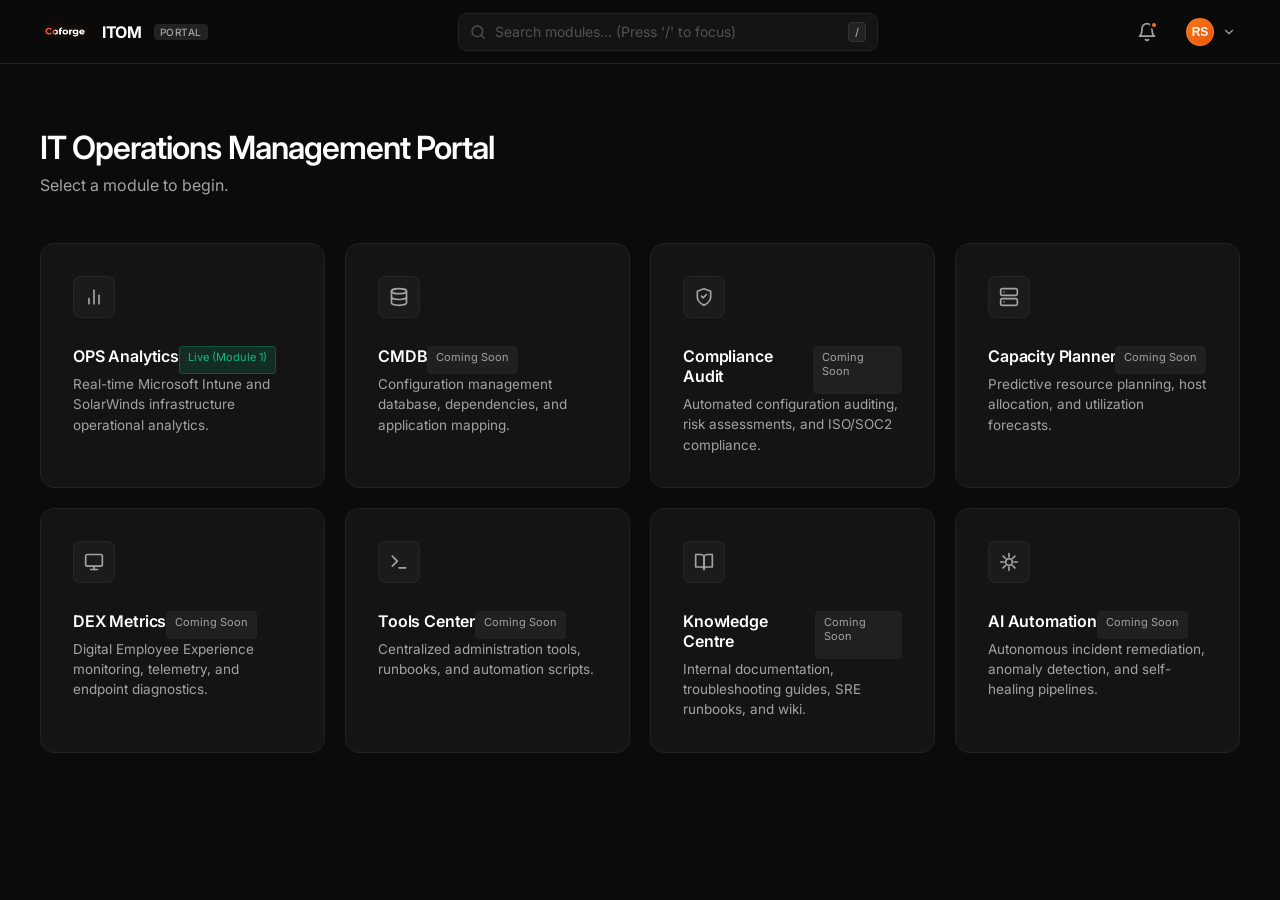
<file: index.html>
<!DOCTYPE html>
<html lang="en">
<head>
  <meta charset="UTF-8">
  <meta name="viewport" content="width=device-width, initial-scale=1.0">
  <meta name="description" content="Enterprise application launcher for the IT Operations Management (ITOM) Portal. Access analytics, CMDB, compliance, and systems management tools.">
  <title>IT Operations Management Portal</title>
  <!-- Google Fonts - Inter -->
  <link rel="preconnect" href="https://fonts.googleapis.com">
  <link rel="preconnect" href="https://fonts.gstatic.com" crossorigin>
  <link href="https://fonts.googleapis.com/css2?family=Inter:wght@300;400;500;600;700&display=swap" rel="stylesheet">
  <!-- Vanilla CSS Stylesheet -->
  <link rel="stylesheet" href="style.css?v=1.3">
</head>
<body>

  <!-- Top Navigation Bar -->
  <header class="top-nav">
    <div class="nav-container">
      <!-- Left: Logo and Brand -->
      <a href="#" class="logo-area" id="brandLogo">
        <img src="logo.png" class="logo-img" alt="ITOM Logo">
        <span class="logo-text">ITOM</span>
        <span class="logo-tag">Portal</span>
      </a>

      <!-- Center: Search Bar -->
      <div class="search-container">
        <div class="search-input-wrapper">
          <svg class="search-icon" xmlns="http://www.w3.org/2000/svg" viewBox="0 0 24 24" fill="none" stroke="currentColor" stroke-width="2" stroke-linecap="round" stroke-linejoin="round">
            <circle cx="11" cy="11" r="8"></circle>
            <line x1="21" y1="21" x2="16.65" y2="16.65"></line>
          </svg>
          <input type="text" id="searchBar" class="search-input" placeholder="Search modules... (Press '/' to focus)" autocomplete="off">
          <span class="search-shortcut">/</span>
        </div>
      </div>

      <!-- Right: Actions & User Info -->
      <div class="nav-actions">
        <!-- Notification Panel Trigger -->
        <button class="icon-btn" id="notificationsBtn" aria-label="Notifications" aria-haspopup="true">
          <svg xmlns="http://www.w3.org/2000/svg" width="20" height="20" viewBox="0 0 24 24" fill="none" stroke="currentColor" stroke-width="2" stroke-linecap="round" stroke-linejoin="round">
            <path d="M18 8A6 6 0 0 0 6 8c0 7-3 9-3 9h18s-3-2-3-9"></path>
            <path d="M13.73 21a2 2 0 0 1-3.46 0"></path>
          </svg>
          <span class="notification-dot"></span>
        </button>

        <!-- Notification Panel Dropdown -->
        <div class="notifications-panel" id="notificationsDropdown">
          <div class="notifications-header">
            <h3>Notifications</h3>
            <button class="mark-read-btn" id="markReadBtn">Mark all read</button>
          </div>
          <div class="notification-list">
            <div class="notification-item unread">
              <div class="notification-icon-wrapper">
                <svg xmlns="http://www.w3.org/2000/svg" width="16" height="16" viewBox="0 0 24 24" fill="none" stroke="currentColor" stroke-width="2" stroke-linecap="round" stroke-linejoin="round">
                  <path d="M10.29 3.86L1.82 18a2 2 0 0 0 1.71 3h16.94a2 2 0 0 0 1.71-3L13.71 3.86a2 2 0 0 0-3.42 0z"></path>
                  <line x1="12" y1="9" x2="12" y2="13"></line>
                  <line x1="12" y1="17" x2="12.01" y2="17"></line>
                </svg>
              </div>
              <div class="notification-content">
                <div class="notification-title">CMDB Sync Completed</div>
                <div class="notification-desc">Auto-discovery updated 247 assets. 3 new anomalies detected.</div>
                <div class="notification-time">10 minutes ago</div>
              </div>
            </div>
            <div class="notification-item unread">
              <div class="notification-icon-wrapper">
                <svg xmlns="http://www.w3.org/2000/svg" width="16" height="16" viewBox="0 0 24 24" fill="none" stroke="currentColor" stroke-width="2" stroke-linecap="round" stroke-linejoin="round">
                  <circle cx="12" cy="12" r="10"></circle>
                  <line x1="12" y1="8" x2="12" y2="12"></line>
                  <line x1="12" y1="16" x2="12.01" y2="16"></line>
                </svg>
              </div>
              <div class="notification-content">
                <div class="notification-title">Compliance Alert</div>
                <div class="notification-desc">AWS EU-West cluster drifted from ISO 27001 standard.</div>
                <div class="notification-time">2 hours ago</div>
              </div>
            </div>
            <div class="notification-item">
              <div class="notification-icon-wrapper">
                <svg xmlns="http://www.w3.org/2000/svg" width="16" height="16" viewBox="0 0 24 24" fill="none" stroke="currentColor" stroke-width="2" stroke-linecap="round" stroke-linejoin="round">
                  <path d="M22 11.08V12a10 10 0 1 1-5.93-9.14"></path>
                  <polyline points="22 4 12 14.01 9 11.01"></polyline>
                </svg>
              </div>
              <div class="notification-content">
                <div class="notification-title">DEX Client Update</div>
                <div class="notification-desc">Version 4.2.1-stable deployed to 98% of endpoints.</div>
                <div class="notification-time">1 day ago</div>
              </div>
            </div>
          </div>
        </div>

        <!-- Profile / User Menu Trigger -->
        <div class="user-menu">
          <button class="profile-btn" id="profileBtn" aria-label="User Profile" aria-haspopup="true">
            <div class="profile-avatar">RS</div>
            <svg class="profile-chevron" xmlns="http://www.w3.org/2000/svg" width="16" height="16" viewBox="0 0 24 24" fill="none" stroke="currentColor" stroke-width="2" stroke-linecap="round" stroke-linejoin="round">
              <polyline points="6 9 12 15 18 9"></polyline>
            </svg>
          </button>
          
          <!-- User Profile Dropdown -->
          <div class="dropdown-panel" id="profileDropdown">
            <div class="dropdown-header">
              <div class="dropdown-user-name">Roshan Sah</div>
              <div class="dropdown-user-role">ITOM Site Reliability Engineer</div>
            </div>
            <div class="dropdown-list">
              <button class="dropdown-item">
                <svg xmlns="http://www.w3.org/2000/svg" width="14" height="14" viewBox="0 0 24 24" fill="none" stroke="currentColor" stroke-width="2" stroke-linecap="round" stroke-linejoin="round">
                  <path d="M20 21v-2a4 4 0 0 0-4-4H8a4 4 0 0 0-4 4v2"></path>
                  <circle cx="12" cy="4" r="4"></circle>
                </svg>
                My Account
              </button>
              <button class="dropdown-item">
                <svg xmlns="http://www.w3.org/2000/svg" width="14" height="14" viewBox="0 0 24 24" fill="none" stroke="currentColor" stroke-width="2" stroke-linecap="round" stroke-linejoin="round">
                  <circle cx="12" cy="12" r="3"></circle>
                  <path d="M19.4 15a1.65 1.65 0 0 0 .33 1.82l.06.06a2 2 0 1 1-2.83 2.83l-.06-.06a1.65 1.65 0 0 0-1.82-.33 1.65 1.65 0 0 0-1 1.51V21a2 2 0 0 1-4 0v-.09A1.65 1.65 0 0 0 9 19.4a1.65 1.65 0 0 0-1.82.33l-.06.06a2 2 0 1 1-2.83-2.83l.06-.06a1.65 1.65 0 0 0 .33-1.82 1.65 1.65 0 0 0-1.51-1H3a2 2 0 0 1 0-4h.09A1.65 1.65 0 0 0 4.6 9a1.65 1.65 0 0 0-.33-1.82l-.06-.06a2 2 0 1 1 2.83-2.83l.06.06a1.65 1.65 0 0 0 1.82.33H9a1.65 1.65 0 0 0 1-1.51V3a2 2 0 0 1 4 0v.09a1.65 1.65 0 0 0 1 1.51 1.65 1.65 0 0 0 1.82-.33l.06-.06a2 2 0 1 1 2.83 2.83l-.06.06a1.65 1.65 0 0 0-.33 1.82V9a1.65 1.65 0 0 0 1.51 1H21a2 2 0 0 1 0 4h-.09a1.65 1.65 0 0 0-1.51 1z"></path>
                </svg>
                Portal Settings
              </button>
              <div class="dropdown-divider"></div>
              <button class="dropdown-item">
                <svg xmlns="http://www.w3.org/2000/svg" width="14" height="14" viewBox="0 0 24 24" fill="none" stroke="currentColor" stroke-width="2" stroke-linecap="round" stroke-linejoin="round">
                  <path d="M9 21H5a2 2 0 0 1-2-2V5a2 2 0 0 1 2-2h4"></path>
                  <polyline points="16 17 21 12 16 7"></polyline>
                  <line x1="21" y1="12" x2="9" y2="12"></line>
                </svg>
                Sign Out
              </button>
            </div>
          </div>
        </div>
      </div>
    </div>
  </header>

  <!-- Main Content Body -->
  <main class="main-wrapper">
    <div class="main-container">
      
      <!-- Welcome Header -->
      <section class="portal-header">
        <h1 class="portal-title">IT Operations Management Portal</h1>
        <p class="portal-subtitle">Select a module to begin.</p>
      </section>

      <!-- Module Application Grid -->
      <section class="module-grid" id="moduleGrid">
        
        <!-- Module 1: OPS Analytics (Live Production) -->
        <a class="module-card active-module" href="ops_analytics.html" data-status="live">
          <div class="module-icon-container">
            <svg xmlns="http://www.w3.org/2000/svg" width="20" height="20" viewBox="0 0 24 24" fill="none" stroke="currentColor" stroke-width="2" stroke-linecap="round" stroke-linejoin="round">
              <line x1="18" y1="20" x2="18" y2="10"></line>
              <line x1="12" y1="20" x2="12" y2="4"></line>
              <line x1="6" y1="20" x2="6" y2="14"></line>
            </svg>
          </div>
          <div class="flex justify-between items-center">
            <h2 class="module-name">OPS Analytics</h2>
            <span class="badge badge-success">Live (Module 1)</span>
          </div>
          <p class="module-desc">Real-time Microsoft Intune and SolarWinds infrastructure operational analytics.</p>
        </a>

        <!-- Module 2: CMDB (Coming Soon) -->
        <a class="module-card coming-soon-card" href="#cmdb" data-status="coming-soon">
          <div class="module-icon-container">
            <svg xmlns="http://www.w3.org/2000/svg" width="20" height="20" viewBox="0 0 24 24" fill="none" stroke="currentColor" stroke-width="2" stroke-linecap="round" stroke-linejoin="round">
              <ellipse cx="12" cy="5" r="9" rx="9" ry="3"></ellipse>
              <path d="M3 5v14c0 1.66 4 3 9 3s9-1.34 9-3V5"></path>
              <path d="M3 12c0 1.66 4 3 9 3s9-1.34 9-3"></path>
            </svg>
          </div>
          <div class="flex justify-between items-center">
            <h2 class="module-name">CMDB</h2>
            <span class="badge badge-neutral">Coming Soon</span>
          </div>
          <p class="module-desc">Configuration management database, dependencies, and application mapping.</p>
        </a>

        <!-- Module 3: Compliance (Coming Soon) -->
        <a class="module-card coming-soon-card" href="#compliance" data-status="coming-soon">
          <div class="module-icon-container">
            <svg xmlns="http://www.w3.org/2000/svg" width="20" height="20" viewBox="0 0 24 24" fill="none" stroke="currentColor" stroke-width="2" stroke-linecap="round" stroke-linejoin="round">
              <path d="M12 22s8-4 8-10V5l-8-3-8 3v7c0 6 8 10 8 10z"></path>
              <polyline points="9 11 11 13 15 9"></polyline>
            </svg>
          </div>
          <div class="flex justify-between items-center">
            <h2 class="module-name">Compliance Audit</h2>
            <span class="badge badge-neutral">Coming Soon</span>
          </div>
          <p class="module-desc">Automated configuration auditing, risk assessments, and ISO/SOC2 compliance.</p>
        </a>

        <!-- Module 4: Capacity (Coming Soon) -->
        <a class="module-card coming-soon-card" href="#capacity" data-status="coming-soon">
          <div class="module-icon-container">
            <svg xmlns="http://www.w3.org/2000/svg" width="20" height="20" viewBox="0 0 24 24" fill="none" stroke="currentColor" stroke-width="2" stroke-linecap="round" stroke-linejoin="round">
              <rect x="2" y="2" width="20" height="8" rx="2" ry="2"></rect>
              <rect x="2" y="14" width="20" height="8" rx="2" ry="2"></rect>
              <line x1="6" y1="6" x2="6.01" y2="6"></line>
              <line x1="6" y1="18" x2="6.01" y2="18"></line>
            </svg>
          </div>
          <div class="flex justify-between items-center">
            <h2 class="module-name">Capacity Planner</h2>
            <span class="badge badge-neutral">Coming Soon</span>
          </div>
          <p class="module-desc">Predictive resource planning, host allocation, and utilization forecasts.</p>
        </a>

        <!-- Module 5: DEX (Coming Soon) -->
        <a class="module-card coming-soon-card" href="#dex" data-status="coming-soon">
          <div class="module-icon-container">
            <svg xmlns="http://www.w3.org/2000/svg" width="20" height="20" viewBox="0 0 24 24" fill="none" stroke="currentColor" stroke-width="2" stroke-linecap="round" stroke-linejoin="round">
              <rect x="2" y="3" width="20" height="14" rx="2" ry="2"></rect>
              <line x1="8" y1="21" x2="16" y2="21"></line>
              <line x1="12" y1="17" x2="12" y2="21"></line>
            </svg>
          </div>
          <div class="flex justify-between items-center">
            <h2 class="module-name">DEX Metrics</h2>
            <span class="badge badge-neutral">Coming Soon</span>
          </div>
          <p class="module-desc">Digital Employee Experience monitoring, telemetry, and endpoint diagnostics.</p>
        </a>

        <!-- Module 6: Tools Center (Coming Soon) -->
        <a class="module-card coming-soon-card" href="#tools-center" data-status="coming-soon">
          <div class="module-icon-container">
            <svg xmlns="http://www.w3.org/2000/svg" width="20" height="20" viewBox="0 0 24 24" fill="none" stroke="currentColor" stroke-width="2" stroke-linecap="round" stroke-linejoin="round">
              <polyline points="4 17 10 11 4 5"></polyline>
              <line x1="12" y1="19" x2="20" y2="19"></line>
            </svg>
          </div>
          <div class="flex justify-between items-center">
            <h2 class="module-name">Tools Center</h2>
            <span class="badge badge-neutral">Coming Soon</span>
          </div>
          <p class="module-desc">Centralized administration tools, runbooks, and automation scripts.</p>
        </a>

        <!-- Module 7: Knowledge Centre (Coming Soon) -->
        <a class="module-card coming-soon-card" href="#knowledge-centre" data-status="coming-soon">
          <div class="module-icon-container">
            <svg xmlns="http://www.w3.org/2000/svg" width="20" height="20" viewBox="0 0 24 24" fill="none" stroke="currentColor" stroke-width="2" stroke-linecap="round" stroke-linejoin="round">
              <path d="M2 3h6a4 4 0 0 1 4 4v14a3 3 0 0 0-3-3H2z"></path>
              <path d="M22 3h-6a4 4 0 0 0-4 4v14a3 3 0 0 1 3-3h7z"></path>
            </svg>
          </div>
          <div class="flex justify-between items-center">
            <h2 class="module-name">Knowledge Centre</h2>
            <span class="badge badge-neutral">Coming Soon</span>
          </div>
          <p class="module-desc">Internal documentation, troubleshooting guides, SRE runbooks, and wiki.</p>
        </a>

        <!-- Module 8: AI Automation (Coming Soon) -->
        <a class="module-card coming-soon-card" href="#ai-automation" data-status="coming-soon">
          <div class="module-icon-container">
            <svg xmlns="http://www.w3.org/2000/svg" width="20" height="20" viewBox="0 0 24 24" fill="none" stroke="currentColor" stroke-width="2" stroke-linecap="round" stroke-linejoin="round">
              <path d="M12 2v4M12 18v4M4.93 4.93l2.83 2.83M16.24 16.24l2.83 2.83M2 12h4M18 12h4M4.93 19.07l2.83-2.83M16.24 7.76l2.83-2.83"></path>
              <circle cx="12" cy="12" r="4"></circle>
            </svg>
          </div>
          <div class="flex justify-between items-center">
            <h2 class="module-name">AI Automation</h2>
            <span class="badge badge-neutral">Coming Soon</span>
          </div>
          <p class="module-desc">Autonomous incident remediation, anomaly detection, and self-healing pipelines.</p>
        </a>

        <!-- No Results Fallback Item (Handled by JS) -->
        <div class="no-results" id="noResults">
          <svg class="no-results-icon" xmlns="http://www.w3.org/2000/svg" fill="none" viewBox="0 0 24 24" stroke="currentColor" stroke-width="1.5">
            <circle cx="11" cy="11" r="8"></circle>
            <line x1="21" y1="21" x2="16.65" y2="16.65"></line>
          </svg>
          <div class="no-results-title">No modules found</div>
          <div class="no-results-desc">No applications match your current search query.</div>
        </div>

      </section>
    </div>
  </main>

  <!-- Interactive Launcher Splash Overlay -->
  <div class="launcher-overlay" id="launcherOverlay">
    <div class="launcher-content">
      <div class="launcher-spinner"></div>
      <h3 class="launcher-title">Launching <span id="launcherModuleName">Module</span></h3>
      <p class="launcher-status" id="launcherStatus">Connecting to node...</p>
      <button class="launcher-cancel" id="launcherCancel">Cancel Connection</button>
    </div>
  </div>

  <!-- JavaScript File Inclusion -->
  <script src="app.js?v=2.0"></script>
</body>
</html>
</file>
<file: style.css>
/* Design System & Variables */
:root {
  --bg-primary: #0B0B0B;
  --bg-secondary: #121212;
  --card-bg: #141414;
  --card-bg-hover: #1A1A1A;
  --card-border: #222222;
  --card-border-hover: #F97316;
  --text-primary: #FFFFFF;
  --text-secondary: #A3A3A3;
  --text-muted: #525252;
  --accent: #F97316;
  --accent-hover: #EA580C;
  --accent-glow: rgba(249, 115, 22, 0.15);
  
  --font-sans: 'Inter', -apple-system, BlinkMacSystemFont, "Segoe UI", Roboto, Helvetica, Arial, sans-serif;
  --border-radius-lg: 14px;
  --border-radius-md: 8px;
  --max-width: 1200px;
  --nav-height: 64px;
}

/* Global Resets & Base Styles */
* {
  box-sizing: border-box;
  margin: 0;
  padding: 0;
}

body {
  background-color: var(--bg-primary);
  color: var(--text-primary);
  font-family: var(--font-sans);
  min-height: 100vh;
  display: flex;
  flex-direction: column;
  overflow-x: hidden;
  -webkit-font-smoothing: antialiased;
  -moz-osx-font-smoothing: grayscale;
}

/* Scrollbar Styling */
::-webkit-scrollbar {
  width: 8px;
  height: 8px;
}
::-webkit-scrollbar-track {
  background: var(--bg-primary);
}
::-webkit-scrollbar-thumb {
  background: #262626;
  border-radius: 4px;
}
::-webkit-scrollbar-thumb:hover {
  background: #3f3f3f;
}

/* Navigation Layout */
.top-nav {
  height: var(--nav-height);
  border-bottom: 1px solid var(--card-border);
  background-color: rgba(11, 11, 11, 0.8);
  backdrop-filter: blur(8px);
  position: sticky;
  top: 0;
  z-index: 100;
  display: flex;
  justify-content: center;
  align-items: center;
  padding: 0 24px;
}

.nav-container {
  width: 100%;
  max-width: var(--max-width);
  display: flex;
  justify-content: space-between;
  align-items: center;
}

/* Logo Styling */
.logo-area {
  display: flex;
  align-items: center;
  gap: 12px;
  text-decoration: none;
}

.logo-img {
  height: 50px;
  width: auto;
  object-fit: contain;
  filter: drop-shadow(0 0 4px rgba(249, 115, 22, 0.25));
  transition: transform 0.2s cubic-bezier(0.16, 1, 0.3, 1), filter 0.2s ease;
}

.logo-text {
  font-size: 16px;
  font-weight: 700;
  letter-spacing: -0.02em;
  color: var(--text-primary);
}

.logo-tag {
  font-size: 10px;
  font-weight: 500;
  background-color: var(--card-border);
  color: var(--text-secondary);
  padding: 2px 6px;
  border-radius: 4px;
  text-transform: uppercase;
  letter-spacing: 0.05em;
  transition: all 0.2s ease;
}

.logo-area:hover .logo-img {
  transform: scale(1.05);
  filter: drop-shadow(0 0 8px rgba(249, 115, 22, 0.6));
}

.logo-area:hover .logo-tag {
  background-color: rgba(249, 115, 22, 0.15);
  color: var(--accent);
  border-color: rgba(249, 115, 22, 0.3);
}

/* Search Bar Styling */
.search-container {
  flex: 0 1 420px;
  position: relative;
  margin: 0 24px;
}

.search-input-wrapper {
  position: relative;
  display: flex;
  align-items: center;
}

.search-icon {
  position: absolute;
  left: 12px;
  color: var(--text-muted);
  width: 16px;
  height: 16px;
  pointer-events: none;
}

.search-input {
  width: 100%;
  height: 38px;
  background-color: #141414;
  border: 1px solid var(--card-border);
  border-radius: var(--border-radius-md);
  padding: 0 40px 0 36px;
  color: var(--text-primary);
  font-family: var(--font-sans);
  font-size: 14px;
  transition: all 0.15s ease;
}

.search-input::placeholder {
  color: var(--text-muted);
}

.search-input:focus {
  outline: none;
  border-color: var(--accent);
  background-color: #1a1a1a;
  box-shadow: 0 0 0 3px var(--accent-glow);
}

.search-shortcut {
  position: absolute;
  right: 12px;
  background-color: #222222;
  border: 1px solid #333333;
  color: var(--text-secondary);
  font-size: 11px;
  padding: 2px 6px;
  border-radius: 4px;
  font-weight: 500;
  pointer-events: none;
}

/* Action Controls (Right Nav) */
.nav-actions {
  display: flex;
  align-items: center;
  gap: 16px;
}

.icon-btn {
  background: none;
  border: none;
  color: var(--text-secondary);
  cursor: pointer;
  width: 38px;
  height: 38px;
  border-radius: var(--border-radius-md);
  display: flex;
  align-items: center;
  justify-content: center;
  transition: all 0.15s ease;
  position: relative;
}

.icon-btn:hover {
  color: var(--text-primary);
  background-color: var(--card-bg);
}

.notification-dot {
  position: absolute;
  top: 8px;
  right: 8px;
  width: 8px;
  height: 8px;
  background-color: var(--accent);
  border-radius: 50%;
  border: 2px solid var(--bg-primary);
}

/* User Menu & Dropdowns */
.user-menu {
  position: relative;
}

.profile-btn {
  display: flex;
  align-items: center;
  gap: 8px;
  background: none;
  border: none;
  cursor: pointer;
  padding: 4px;
  border-radius: var(--border-radius-md);
  transition: all 0.15s ease;
}

.profile-avatar {
  width: 28px;
  height: 28px;
  border-radius: 50%;
  background: linear-gradient(135deg, #f97316 0%, #ea580c 100%);
  display: flex;
  align-items: center;
  justify-content: center;
  color: var(--text-primary);
  font-weight: 600;
  font-size: 12px;
  border: 1px solid rgba(255, 255, 255, 0.1);
}

.profile-chevron {
  color: var(--text-secondary);
  width: 14px;
  height: 14px;
  transition: transform 0.15s ease;
}

.profile-btn:hover .profile-chevron {
  color: var(--text-primary);
}

.dropdown-panel {
  position: absolute;
  top: calc(100% + 12px);
  right: 0;
  width: 240px;
  background-color: var(--card-bg);
  border: 1px solid var(--card-border);
  border-radius: var(--border-radius-md);
  box-shadow: 0 10px 30px rgba(0, 0, 0, 0.5);
  display: none;
  flex-direction: column;
  overflow: hidden;
  z-index: 101;
  animation: dropdownFadeIn 0.15s cubic-bezier(0.16, 1, 0.3, 1);
}

@keyframes dropdownFadeIn {
  from {
    opacity: 0;
    transform: translateY(-8px);
  }
  to {
    opacity: 1;
    transform: translateY(0);
  }
}

.dropdown-panel.active {
  display: flex;
}

.dropdown-header {
  padding: 16px;
  border-bottom: 1px solid var(--card-border);
}

.dropdown-user-name {
  font-size: 14px;
  font-weight: 600;
  color: var(--text-primary);
  margin-bottom: 2px;
}

.dropdown-user-role {
  font-size: 12px;
  color: var(--text-secondary);
}

.dropdown-list {
  list-style: none;
  padding: 6px 0;
}

.dropdown-item {
  width: 100%;
  padding: 10px 16px;
  display: flex;
  align-items: center;
  gap: 12px;
  background: none;
  border: none;
  color: var(--text-secondary);
  font-family: var(--font-sans);
  font-size: 13.5px;
  text-align: left;
  cursor: pointer;
  transition: all 0.15s ease;
}

.dropdown-item:hover {
  color: var(--text-primary);
  background-color: rgba(255, 255, 255, 0.04);
}

.dropdown-divider {
  height: 1px;
  background-color: var(--card-border);
  margin: 6px 0;
}

/* Notifications Panel */
.notifications-panel {
  position: absolute;
  top: calc(100% + 12px);
  right: 0;
  width: 320px;
  background-color: var(--card-bg);
  border: 1px solid var(--card-border);
  border-radius: var(--border-radius-md);
  box-shadow: 0 10px 30px rgba(0, 0, 0, 0.5);
  display: none;
  flex-direction: column;
  overflow: hidden;
  z-index: 101;
  animation: dropdownFadeIn 0.15s cubic-bezier(0.16, 1, 0.3, 1);
}

.notifications-panel.active {
  display: flex;
}

.notifications-header {
  padding: 16px;
  border-bottom: 1px solid var(--card-border);
  display: flex;
  justify-content: space-between;
  align-items: center;
}

.notifications-header h3 {
  font-size: 14px;
  font-weight: 600;
  color: var(--text-primary);
}

.mark-read-btn {
  background: none;
  border: none;
  color: var(--accent);
  font-size: 12px;
  cursor: pointer;
  font-family: var(--font-sans);
}

.mark-read-btn:hover {
  color: var(--accent-hover);
  text-decoration: underline;
}

.notification-list {
  max-height: 280px;
  overflow-y: auto;
}

.notification-item {
  padding: 14px 16px;
  border-bottom: 1px solid rgba(255, 255, 255, 0.02);
  display: flex;
  gap: 12px;
  cursor: pointer;
  transition: background-color 0.15s ease;
}

.notification-item:hover {
  background-color: rgba(255, 255, 255, 0.02);
}

.notification-item.unread {
  background-color: rgba(249, 115, 22, 0.03);
}

.notification-item.unread:hover {
  background-color: rgba(249, 115, 22, 0.05);
}

.notification-icon-wrapper {
  color: var(--accent);
  margin-top: 2px;
}

.notification-content {
  flex: 1;
}

.notification-title {
  font-size: 13px;
  font-weight: 500;
  color: var(--text-primary);
  margin-bottom: 2px;
}

.notification-desc {
  font-size: 12px;
  color: var(--text-secondary);
  line-height: 1.4;
}

.notification-time {
  font-size: 11px;
  color: var(--text-muted);
  margin-top: 4px;
}

.notifications-empty {
  padding: 32px 16px;
  text-align: center;
  color: var(--text-secondary);
  font-size: 13px;
}

/* Main Content Layout */
.main-wrapper {
  flex: 1;
  display: flex;
  justify-content: center;
  padding: 64px 24px;
}

.main-container {
  width: 100%;
  max-width: var(--max-width);
  display: flex;
  flex-direction: column;
}

/* Header Area */
.portal-header {
  margin-bottom: 48px;
}

.portal-title {
  font-size: 32px;
  font-weight: 600;
  letter-spacing: -0.03em;
  color: var(--text-primary);
  margin-bottom: 8px;
}

.portal-subtitle {
  font-size: 16px;
  color: var(--text-secondary);
  font-weight: 400;
}

/* Module Grid */
.module-grid {
  display: grid;
  grid-template-columns: repeat(4, 1fr);
  gap: 20px;
}

/* Module Cards */
.module-card {
  background-color: var(--card-bg);
  border: 1px solid var(--card-border);
  border-radius: var(--border-radius-lg);
  padding: 32px;
  display: flex;
  flex-direction: column;
  align-items: flex-start;
  text-decoration: none;
  cursor: pointer;
  transition: all 0.2s cubic-bezier(0.16, 1, 0.3, 1);
  position: relative;
  overflow: hidden;
}

.module-card:hover {
  border-color: var(--card-border-hover);
  background-color: var(--card-bg-hover);
  transform: translateY(-2px);
  box-shadow: 0 12px 30px rgba(0, 0, 0, 0.4), 0 0 20px rgba(249, 115, 22, 0.05);
}

.module-card:active {
  transform: translateY(0);
}

/* Module Card Content */
.module-icon-container {
  width: 42px;
  height: 42px;
  background-color: rgba(255, 255, 255, 0.03);
  border: 1px solid rgba(255, 255, 255, 0.05);
  border-radius: var(--border-radius-md);
  display: flex;
  align-items: center;
  justify-content: center;
  margin-bottom: 28px;
  color: var(--text-secondary);
  transition: all 0.2s ease;
}

.module-card:hover .module-icon-container {
  color: var(--accent);
  background-color: rgba(249, 115, 22, 0.08);
  border-color: rgba(249, 115, 22, 0.2);
}

.module-name {
  font-size: 16px;
  font-weight: 600;
  color: var(--text-primary);
  margin-bottom: 8px;
  letter-spacing: -0.01em;
}

.module-desc {
  font-size: 13.5px;
  color: var(--text-secondary);
  line-height: 1.5;
}

/* Active Search Highlight */
.module-card.hidden {
  display: none !important;
}

/* Empty Search Results State */
.no-results {
  grid-column: 1 / -1;
  padding: 64px 24px;
  text-align: center;
  border: 1px dashed var(--card-border);
  border-radius: var(--border-radius-lg);
  display: none;
  flex-direction: column;
  align-items: center;
  justify-content: center;
}

.no-results-icon {
  color: var(--text-muted);
  width: 48px;
  height: 48px;
  margin-bottom: 16px;
}

.no-results-title {
  font-size: 16px;
  font-weight: 600;
  color: var(--text-primary);
  margin-bottom: 4px;
}

.no-results-desc {
  font-size: 14px;
  color: var(--text-secondary);
}

/* Module Launcher Loading State Modal */
.launcher-overlay {
  position: fixed;
  top: 0;
  left: 0;
  right: 0;
  bottom: 0;
  background-color: rgba(11, 11, 11, 0.85);
  backdrop-filter: blur(12px);
  z-index: 1000;
  display: none;
  align-items: center;
  justify-content: center;
  opacity: 0;
  transition: opacity 0.25s ease;
}

.launcher-overlay.active {
  display: flex;
  opacity: 1;
}

.launcher-content {
  background-color: var(--card-bg);
  border: 1px solid var(--card-border);
  border-radius: var(--border-radius-lg);
  padding: 48px 64px;
  text-align: center;
  max-width: 420px;
  width: 90%;
  display: flex;
  flex-direction: column;
  align-items: center;
  box-shadow: 0 20px 50px rgba(0, 0, 0, 0.6);
  transform: scale(0.95);
  transition: transform 0.25s cubic-bezier(0.16, 1, 0.3, 1);
}

.launcher-overlay.active .launcher-content {
  transform: scale(1);
}

.launcher-spinner {
  width: 40px;
  height: 40px;
  border: 3px solid rgba(249, 115, 22, 0.1);
  border-top-color: var(--accent);
  border-radius: 50%;
  animation: spin 0.8s linear infinite;
  margin-bottom: 24px;
}

@keyframes spin {
  to {
    transform: rotate(360deg);
  }
}

.launcher-title {
  font-size: 18px;
  font-weight: 600;
  color: var(--text-primary);
  margin-bottom: 8px;
}

.launcher-status {
  font-size: 13.5px;
  color: var(--text-secondary);
  margin-bottom: 24px;
}

.launcher-cancel {
  background-color: transparent;
  border: 1px solid var(--card-border);
  color: var(--text-secondary);
  padding: 8px 16px;
  border-radius: var(--border-radius-md);
  font-family: var(--font-sans);
  font-size: 13px;
  cursor: pointer;
  transition: all 0.15s ease;
}

.launcher-cancel:hover {
  background-color: rgba(255, 255, 255, 0.04);
  color: var(--text-primary);
  border-color: #333333;
}

/* Responsive Rules */

/* Large Tablets & Small Desktops (3 columns) */
@media (max-width: 1024px) {
  .module-grid {
    grid-template-columns: repeat(3, 1fr);
  }
}

/* Small Tablets (2 columns) */
@media (max-width: 768px) {
  .module-grid {
    grid-template-columns: repeat(2, 1fr);
    gap: 16px;
  }
  
  .search-container {
    flex: 1;
    margin: 0 12px;
  }
  
  .search-shortcut {
    display: none;
  }
  
  .main-wrapper {
    padding: 40px 16px;
  }
  
  .portal-header {
    margin-bottom: 32px;
  }
  
  .portal-title {
    font-size: 28px;
  }
}

/* Mobile Devices (1 column) */
@media (max-width: 480px) {
  .module-grid {
    grid-template-columns: 1fr;
  }
  
  .logo-text, .logo-tag {
    display: none;
  }
  
  .nav-container {
    gap: 8px;
  }
  
  .search-container {
    margin: 0;
  }
  
  .module-card {
    padding: 24px;
  }
  
  .module-icon-container {
    margin-bottom: 20px;
  }
}

/* ==========================================================================
   OPS Analytics Dashboard Styling
   ========================================================================== */

.dashboard-body {
  background-color: var(--bg-primary);
  color: var(--text-primary);
}

.dashboard-container {
  max-width: 1400px;
  width: 100%;
  margin: 0 auto;
  padding: 32px 24px 80px 24px;
}

/* Brand & Back Navigation */
.back-link {
  display: flex;
  align-items: center;
  justify-content: center;
  width: 32px;
  height: 32px;
  border-radius: var(--border-radius-md);
  border: 1px solid var(--card-border);
  color: var(--text-secondary);
  text-decoration: none;
  transition: all 0.2s ease;
}

.back-link:hover {
  color: var(--text-primary);
  border-color: var(--accent);
  background-color: rgba(249, 115, 22, 0.08);
}

.brand-group {
  display: flex;
  align-items: center;
  gap: 10px;
  text-decoration: none;
}

/* Tab Navigation in Header */
.dashboard-tabs {
  display: flex;
  align-items: center;
  gap: 6px;
  background-color: #121212;
  border: 1px solid var(--card-border);
  padding: 4px;
  border-radius: var(--border-radius-md);
}

.tab-btn {
  background: none;
  border: none;
  padding: 6px 14px;
  border-radius: 6px;
  color: var(--text-secondary);
  font-family: var(--font-sans);
  font-size: 13px;
  font-weight: 500;
  cursor: pointer;
  transition: all 0.15s ease;
}

.tab-btn:hover {
  color: var(--text-primary);
}

.tab-btn.active {
  background-color: #222222;
  color: var(--text-primary);
  box-shadow: 0 1px 3px rgba(0, 0, 0, 0.4);
}

/* Buttons and Badges */
.btn {
  display: inline-flex;
  align-items: center;
  gap: 8px;
  padding: 8px 16px;
  border-radius: var(--border-radius-md);
  font-family: var(--font-sans);
  font-size: 13px;
  font-weight: 500;
  cursor: pointer;
  transition: all 0.15s ease;
  text-decoration: none;
}

.btn-secondary {
  background-color: var(--card-bg);
  border: 1px solid var(--card-border);
  color: var(--text-primary);
}

.btn-secondary:hover {
  border-color: var(--accent);
  background-color: var(--card-bg-hover);
}

.spin {
  animation: spinAnimation 0.75s linear infinite;
}

@keyframes spinAnimation {
  0% { transform: rotate(0deg); }
  100% { transform: rotate(360deg); }
}

.btn-sm {
  padding: 6px 12px;
  font-size: 12px;
}

.live-badge {
  display: inline-flex;
  align-items: center;
  gap: 8px;
  font-size: 12px;
  font-weight: 600;
  color: #10B981;
  background-color: rgba(16, 185, 129, 0.1);
  border: 1px solid rgba(16, 185, 129, 0.2);
  padding: 6px 12px;
  border-radius: 20px;
}

.pulse-dot {
  width: 8px;
  height: 8px;
  background-color: #10B981;
  border-radius: 50%;
  box-shadow: 0 0 8px #10B981;
  animation: pulseAnimation 1.5s infinite;
}

@keyframes pulseAnimation {
  0% { transform: scale(0.95); opacity: 0.8; }
  50% { transform: scale(1.2); opacity: 1; }
  100% { transform: scale(0.95); opacity: 0.8; }
}

/* Page Header */
.page-header {
  display: flex;
  justify-content: space-between;
  align-items: flex-end;
  margin-bottom: 32px;
  padding-bottom: 24px;
  border-bottom: 1px solid var(--card-border);
}

.page-title {
  font-size: 28px;
  font-weight: 700;
  letter-spacing: -0.02em;
  color: var(--text-primary);
  margin-bottom: 6px;
}

.page-desc {
  font-size: 14.5px;
  color: var(--text-secondary);
}

.header-stat-box {
  background-color: var(--card-bg);
  border: 1px solid var(--card-border);
  padding: 12px 20px;
  border-radius: var(--border-radius-md);
  text-align: right;
}

.stat-label {
  display: block;
  font-size: 11px;
  text-transform: uppercase;
  letter-spacing: 0.05em;
  color: var(--text-muted);
  margin-bottom: 2px;
}

.stat-value {
  font-size: 22px;
  font-weight: 700;
}

/* KPI Grid */
.kpi-grid {
  display: grid;
  grid-template-columns: repeat(4, 1fr);
  gap: 18px;
  margin-bottom: 32px;
}

.kpi-card {
  background-color: var(--card-bg);
  border: 1px solid var(--card-border);
  border-radius: var(--border-radius-lg);
  padding: 24px;
  display: flex;
  flex-direction: column;
  transition: all 0.2s ease;
}

.kpi-card:hover {
  border-color: var(--card-border-hover);
  transform: translateY(-2px);
  box-shadow: 0 8px 24px rgba(0, 0, 0, 0.4);
}

.kpi-header {
  display: flex;
  justify-content: space-between;
  align-items: center;
  margin-bottom: 16px;
}

.kpi-title {
  font-size: 13.5px;
  color: var(--text-secondary);
  font-weight: 500;
}

.kpi-tag {
  font-size: 11px;
  padding: 3px 8px;
  border-radius: 4px;
  font-weight: 600;
}

.kpi-tag.success {
  background-color: rgba(16, 185, 129, 0.15);
  color: #10B981;
}

.kpi-tag.warning {
  background-color: rgba(245, 158, 11, 0.15);
  color: #F59E0B;
}

.kpi-tag.neutral {
  background-color: rgba(255, 255, 255, 0.08);
  color: var(--text-secondary);
}

.kpi-number {
  font-size: 32px;
  font-weight: 700;
  letter-spacing: -0.03em;
  margin-bottom: 8px;
}

.kpi-subtext {
  font-size: 12px;
  color: var(--text-muted);
}

/* Analytics Charts Grid */
.analytics-grid {
  display: grid;
  grid-template-columns: repeat(3, 1fr);
  gap: 20px;
  margin-bottom: 32px;
}

.chart-card {
  background-color: var(--card-bg);
  border: 1px solid var(--card-border);
  border-radius: var(--border-radius-lg);
  padding: 24px;
  display: flex;
  flex-direction: column;
}

.card-header {
  display: flex;
  justify-content: space-between;
  align-items: flex-start;
  margin-bottom: 20px;
}

.card-title {
  font-size: 15px;
  font-weight: 600;
  color: var(--text-primary);
}

.card-subtitle {
  font-size: 13px;
  color: var(--text-muted);
  margin-top: 4px;
}

.badge {
  font-size: 11px;
  padding: 3px 8px;
  border-radius: 4px;
  background-color: #1F1F1F;
  color: var(--text-secondary);
  border: 1px solid var(--card-border);
}

.badge-success {
  background-color: rgba(16, 185, 129, 0.15);
  color: #10B981;
  border: 1px solid rgba(16, 185, 129, 0.3);
}

.badge-danger {
  background-color: rgba(239, 68, 68, 0.15);
  color: #EF4444;
  border: 1px solid rgba(239, 68, 68, 0.3);
}

.badge-neutral {
  background-color: rgba(255, 255, 255, 0.05);
  color: var(--text-secondary);
  border: 1px solid var(--card-border);
}

.chart-wrapper {
  position: relative;
  height: 240px;
  width: 100%;
}

/* Table Section */
.table-section {
  width: 100%;
}

.table-card {
  background-color: var(--card-bg);
  border: 1px solid var(--card-border);
  border-radius: var(--border-radius-lg);
  padding: 24px;
}

.table-actions {
  display: flex;
  align-items: center;
  gap: 12px;
}

.table-search {
  background-color: #1A1A1A;
  border: 1px solid var(--card-border);
  border-radius: var(--border-radius-md);
  padding: 8px 14px;
  color: var(--text-primary);
  font-family: var(--font-sans);
  font-size: 13px;
  width: 320px;
  transition: all 0.15s ease;
}

.table-search:focus {
  outline: none;
  border-color: var(--accent);
  box-shadow: 0 0 0 3px var(--accent-glow);
}

.table-responsive {
  width: 100%;
  overflow-x: auto;
  margin-top: 16px;
}

.data-table {
  width: 100%;
  border-collapse: collapse;
  text-align: left;
}

.data-table th {
  padding: 12px 16px;
  border-bottom: 1px solid var(--card-border);
  color: var(--text-muted);
  font-size: 12px;
  font-weight: 600;
  text-transform: uppercase;
  letter-spacing: 0.05em;
  background-color: rgba(255, 255, 255, 0.01);
}

.data-table td {
  padding: 14px 16px;
  border-bottom: 1px solid rgba(255, 255, 255, 0.03);
  font-size: 13px;
  color: var(--text-secondary);
}

.data-table tr:hover td {
  background-color: rgba(255, 255, 255, 0.02);
}

.device-cell, .os-badge, .mfg-cell {
  display: flex;
  flex-direction: column;
  gap: 2px;
}

.storage-progress {
  display: flex;
  flex-direction: column;
  gap: 4px;
  width: 130px;
}

.progress-bar-bg {
  width: 100%;
  height: 6px;
  background-color: #262626;
  border-radius: 3px;
  overflow: hidden;
}

.progress-bar-fill {
  height: 100%;
  border-radius: 3px;
}

.table-footer {
  display: flex;
  justify-content: space-between;
  align-items: center;
  flex-wrap: wrap;
  gap: 16px;
  padding-top: 18px;
  margin-top: 8px;
  border-top: 1px solid var(--card-border);
  font-size: 13px;
  color: var(--text-muted);
}

.pagination-controls {
  display: flex;
  align-items: center;
  justify-content: center;
}

.pagination-wrapper {
  display: inline-flex;
  align-items: center;
  gap: 6px;
  background-color: #141414;
  border: 1px solid var(--card-border);
  border-radius: var(--border-radius-md);
  padding: 4px 6px;
}

.pagination-btn {
  background-color: transparent;
  border: 1px solid transparent;
  color: var(--text-secondary);
  border-radius: var(--border-radius-sm);
  padding: 4px 10px;
  font-size: 12px;
  font-weight: 500;
  cursor: pointer;
  transition: all 0.15s ease;
  display: inline-flex;
  align-items: center;
  justify-content: center;
  min-width: 28px;
  height: 28px;
}

.pagination-btn.pagination-nav {
  padding: 4px 10px;
  font-weight: 600;
}

.pagination-btn:hover:not(:disabled) {
  background-color: rgba(255, 255, 255, 0.05);
  color: var(--text-primary);
  border-color: rgba(255, 255, 255, 0.1);
}

.pagination-btn.active {
  background-color: var(--accent);
  border-color: var(--accent);
  color: #FFFFFF;
  font-weight: 600;
}

.pagination-btn:disabled {
  opacity: 0.25;
  cursor: not-allowed;
}

.pagination-ellipsis {
  font-size: 10px;
  color: var(--text-muted);
  padding: 0 4px;
  letter-spacing: 2px;
}

/* Helpers */
.text-white { color: #FFFFFF !important; }
.text-light { color: #E5E5E5 !important; }
.text-accent { color: var(--accent) !important; }
.text-success { color: #10B981 !important; }
.text-danger { color: #EF4444 !important; }
.text-muted { color: #737373 !important; }
.font-semibold { font-weight: 600 !important; }
.font-mono { font-family: monospace !important; }
.text-xs { font-size: 11px !important; }
.text-center { text-align: center !important; }
.py-4 { padding-top: 24px !important; padding-bottom: 24px !important; }

/* Tab Pane Transitions & Visibility */
.tab-pane {
  display: none;
  opacity: 0;
  transition: opacity 0.2s cubic-bezier(0.16, 1, 0.3, 1);
}

.tab-pane.active {
  display: block;
  opacity: 1;
  animation: tabFadeIn 0.2s ease-in-out;
}

.tab-pane.hidden {
  display: none !important;
}

@keyframes tabFadeIn {
  from {
    opacity: 0;
    transform: translateY(4px);
  }
  to {
    opacity: 1;
    transform: translateY(0);
  }
}

/* Domain Status Cards Grid (Overview Tab) */
.domain-grid {
  display: grid;
  grid-template-columns: repeat(2, 1fr);
  gap: 20px;
  margin-bottom: 32px;
}

.domain-card {
  background-color: var(--card-bg);
  border: 1px solid var(--card-border);
  border-radius: var(--border-radius-lg);
  padding: 24px;
  display: flex;
  flex-direction: column;
  justify-content: space-between;
  transition: all 0.2s cubic-bezier(0.16, 1, 0.3, 1);
}

.domain-card:hover {
  border-color: var(--card-border-hover);
  transform: translateY(-2px);
  box-shadow: 0 8px 24px rgba(0, 0, 0, 0.4), 0 0 20px rgba(249, 115, 22, 0.05);
}

.domain-card-header {
  display: flex;
  justify-content: space-between;
  align-items: flex-start;
  margin-bottom: 18px;
}

.domain-title-group {
  display: flex;
  align-items: center;
  gap: 14px;
}

.domain-icon-wrapper {
  width: 42px;
  height: 42px;
  border-radius: var(--border-radius-md);
  background-color: rgba(255, 255, 255, 0.03);
  display: flex;
  align-items: center;
  justify-content: center;
  border: 1px solid rgba(255, 255, 255, 0.06);
}

.domain-title {
  font-size: 15px;
  font-weight: 600;
  color: var(--text-primary);
  margin-bottom: 2px;
}

.domain-subtitle {
  font-size: 12px;
  color: var(--text-muted);
}

.domain-card-body {
  margin-bottom: 20px;
}

.domain-metrics {
  display: grid;
  grid-template-columns: repeat(2, 1fr);
  gap: 12px;
  background-color: rgba(0, 0, 0, 0.25);
  padding: 14px;
  border-radius: var(--border-radius-md);
  border: 1px solid rgba(255, 255, 255, 0.03);
}

.domain-metric-item {
  display: flex;
  flex-direction: column;
  gap: 2px;
}

.dm-label {
  font-size: 11px;
  color: var(--text-muted);
  text-transform: uppercase;
  letter-spacing: 0.05em;
}

.dm-value {
  font-size: 13.5px;
  font-weight: 600;
  color: var(--text-light);
}

.domain-card-footer {
  display: flex;
  justify-content: flex-end;
}

/* Status Indicator Dots */
.status-dot {
  display: inline-block;
  width: 7px;
  height: 7px;
  border-radius: 50%;
  margin-right: 6px;
  vertical-align: middle;
}

.status-dot.online {
  background-color: #10B981;
  box-shadow: 0 0 6px rgba(16, 185, 129, 0.6);
}

.status-dot.warning {
  background-color: #F59E0B;
  box-shadow: 0 0 6px rgba(245, 158, 11, 0.6);
}

.status-dot.offline {
  background-color: #EF4444;
  box-shadow: 0 0 6px rgba(239, 68, 68, 0.6);
}

/* Utility Helpers */
.mt-6 { margin-top: 24px !important; }
.mb-1 { margin-bottom: 4px !important; }
.mb-3 { margin-bottom: 12px !important; }
.p-2 { padding: 8px 0 !important; }
.flex { display: flex !important; }
.justify-between { justify-content: space-between !important; }
.text-warning { color: #F59E0B !important; }
.badge-warning {
  background-color: rgba(245, 158, 11, 0.15);
  color: #F59E0B;
  border: 1px solid rgba(245, 158, 11, 0.3);
}

/* Aging & Inactivity Widget */
.aging-widget {
  display: flex;
  flex-direction: column;
  gap: 14px;
  padding: 4px 0;
}

.aging-bar-group {
  display: flex;
  flex-direction: column;
  gap: 12px;
}

.aging-item {
  display: flex;
  flex-direction: column;
  gap: 6px;
}

.aging-header {
  display: flex;
  justify-content: space-between;
  align-items: center;
  font-size: 12px;
}

.aging-progress-bg {
  width: 100%;
  height: 6px;
  background-color: rgba(255, 255, 255, 0.05);
  border-radius: 3px;
  overflow: hidden;
}

.aging-progress-fill {
  height: 100%;
  border-radius: 3px;
  transition: width 0.3s ease;
}

.aging-footer-card {
  background-color: rgba(239, 68, 68, 0.08);
  border: 1px solid rgba(239, 68, 68, 0.2);
  border-radius: var(--border-radius-sm);
  padding: 8px 12px;
  display: flex;
  flex-direction: column;
  gap: 2px;
}

/* Lifecycle & Security Widget */
.lifecycle-widget {
  display: flex;
  flex-direction: column;
  gap: 14px;
}

.lifecycle-stat-row {
  display: grid;
  grid-template-columns: repeat(2, 1fr);
  gap: 12px;
}

.lifecycle-stat-box {
  background-color: #1A1A1A;
  border: 1px solid var(--card-border);
  border-radius: var(--border-radius-sm);
  padding: 10px 12px;
  display: flex;
  flex-direction: column;
  gap: 2px;
}

.lifecycle-stat-box .stat-number {
  font-size: 20px;
  font-family: var(--font-mono);
}

.lifecycle-stat-box .stat-badge {
  font-size: 10px;
  font-weight: 600;
  margin-top: 4px;
}

.encryption-row {
  background-color: #1A1A1A;
  border: 1px solid var(--card-border);
  border-radius: var(--border-radius-sm);
  padding: 10px 12px;
  display: flex;
  flex-direction: column;
  gap: 6px;
}

/* Saturated Servers Triage List */
.saturated-list {
  display: flex;
  flex-direction: column;
  gap: 6px;
  max-height: 250px;
  overflow-y: auto;
  padding-right: 4px;
}

.saturated-item {
  display: flex;
  justify-content: space-between;
  align-items: center;
  padding: 8px 10px;
  background-color: #1A1A1A;
  border: 1px solid var(--card-border);
  border-radius: var(--border-radius-sm);
  transition: border-color 0.15s ease;
}

.saturated-item:hover {
  border-color: #EF4444;
}

.saturated-info {
  display: flex;
  flex-direction: column;
  gap: 2px;
}

.saturated-name {
  font-size: 12px;
  font-weight: 600;
  color: #FFFFFF;
}

.saturated-ip {
  font-size: 11px;
  font-family: var(--font-mono);
  color: var(--text-muted);
}

.saturated-metrics {
  display: flex;
  align-items: center;
  gap: 8px;
}

.saturated-pill {
  padding: 2px 6px;
  border-radius: 4px;
  font-size: 11px;
  font-family: var(--font-mono);
  font-weight: 600;
}

.saturated-pill.crit {
  background-color: rgba(239, 68, 68, 0.2);
  color: #EF4444;
  border: 1px solid rgba(239, 68, 68, 0.3);
}

.saturated-pill.warn {
  background-color: rgba(245, 158, 11, 0.2);
  color: #F59E0B;
  border: 1px solid rgba(245, 158, 11, 0.3);
}

/* Responsive adjustments */
@media (max-width: 1200px) {
  .kpi-grid {
    grid-template-columns: repeat(2, 1fr);
  }
  .analytics-grid {
    grid-template-columns: 1fr;
  }
  .domain-grid {
    grid-template-columns: 1fr;
  }
}

@media (max-width: 768px) {
  .kpi-grid {
    grid-template-columns: 1fr;
  }
  .dashboard-tabs {
    overflow-x: auto;
    max-width: 100%;
    white-space: nowrap;
    padding: 4px 6px;
  }
}
</file>
